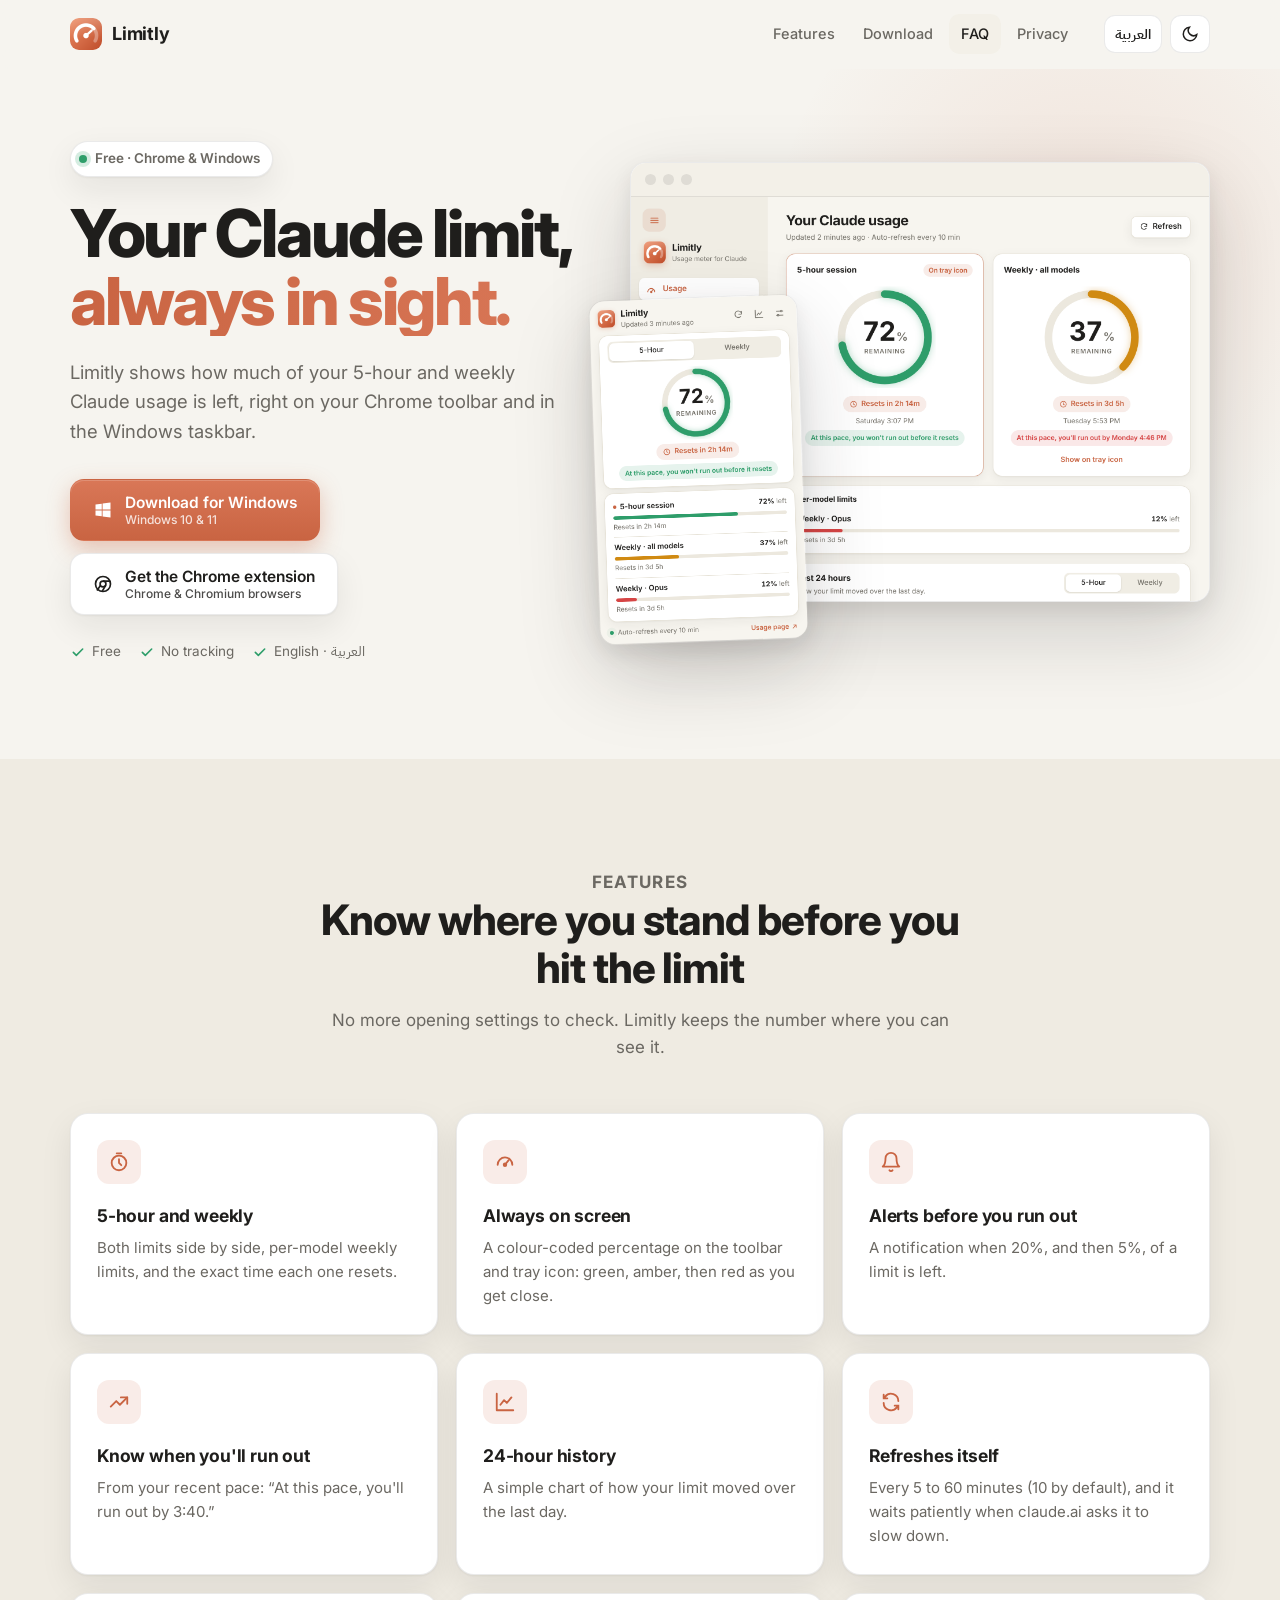
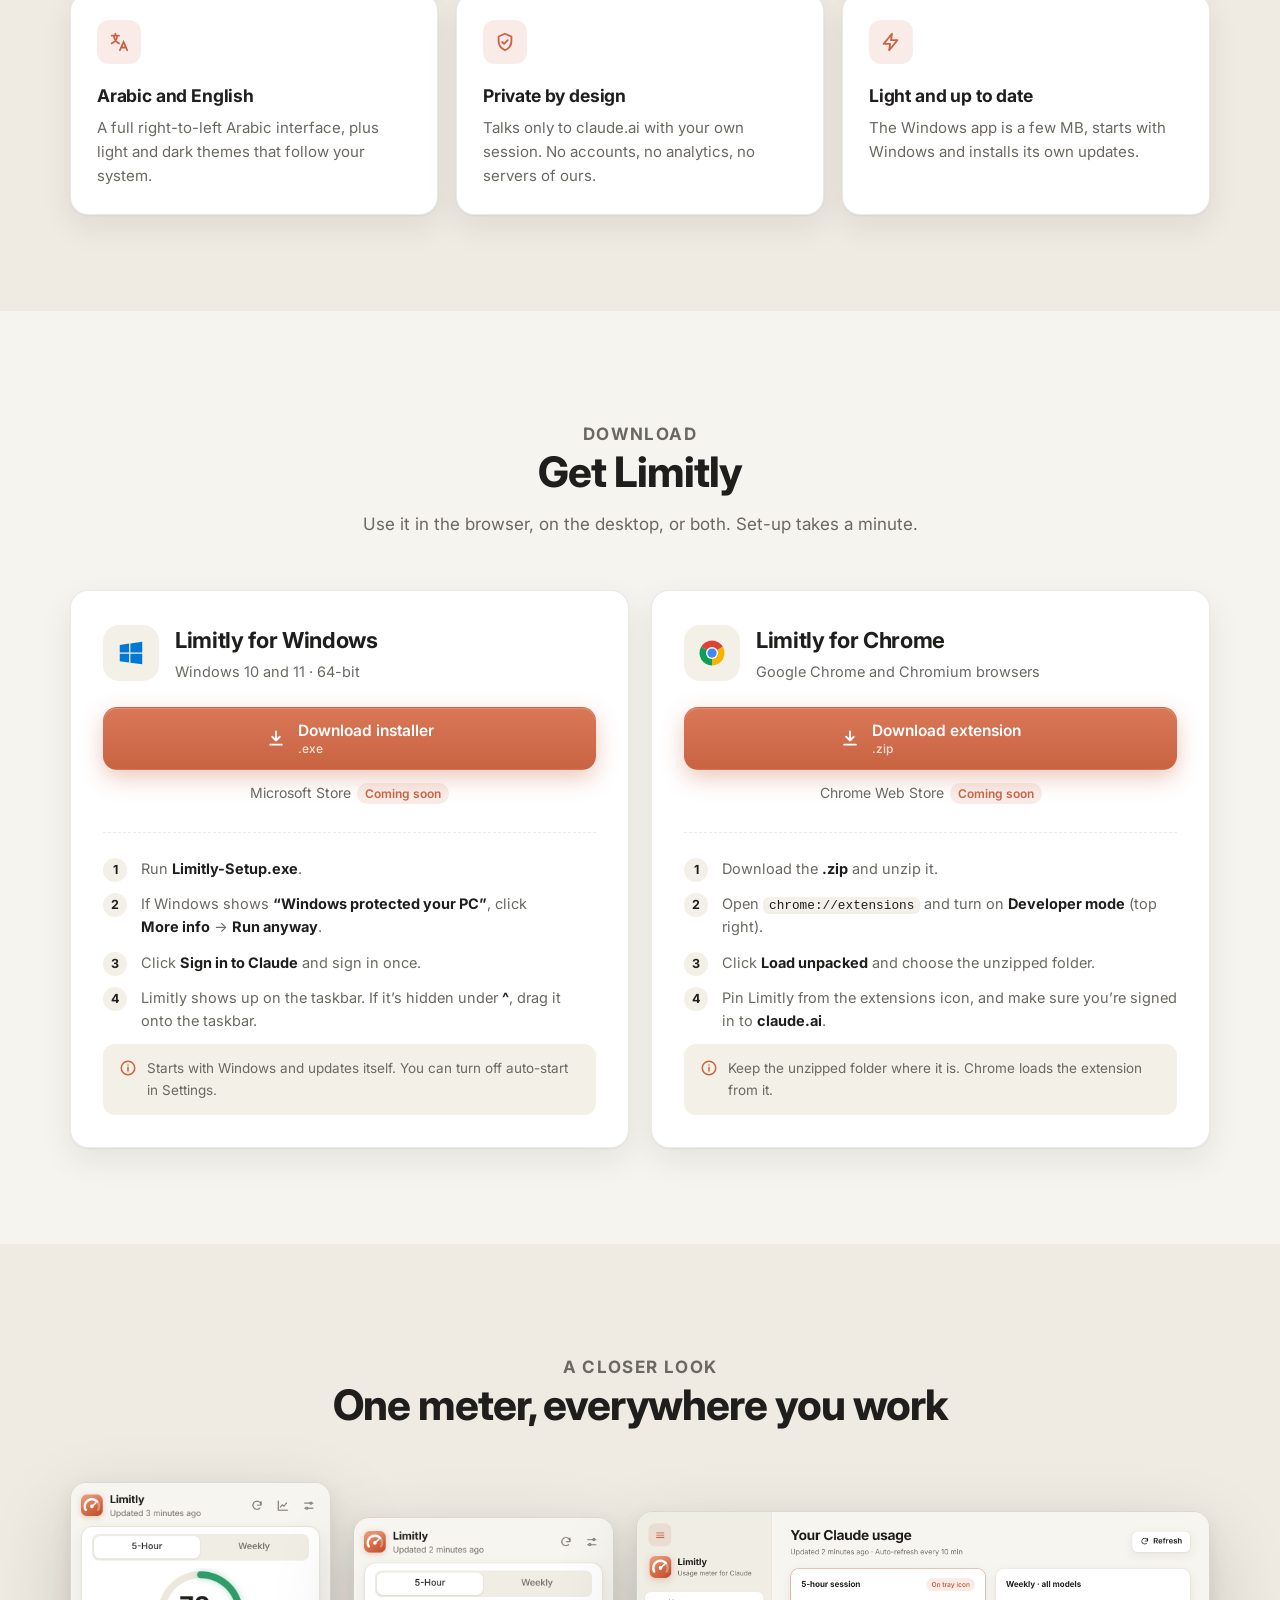
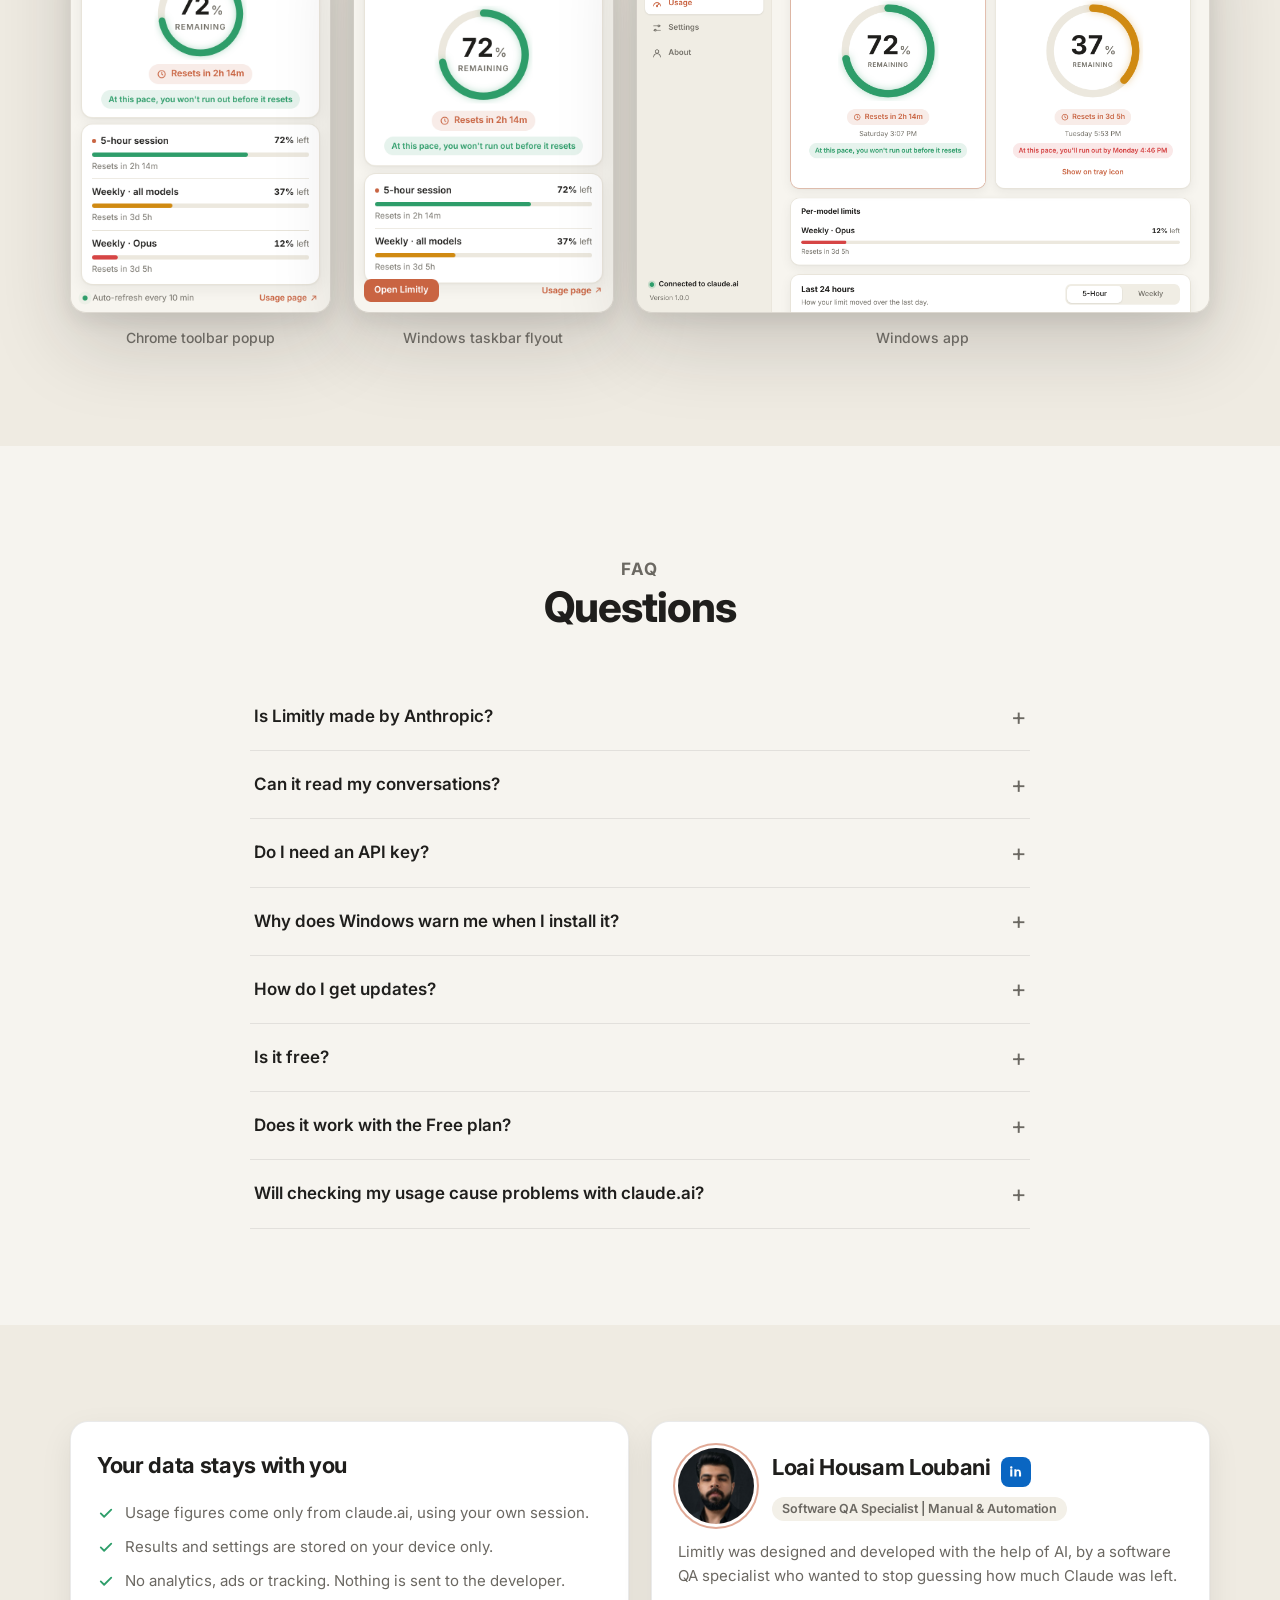
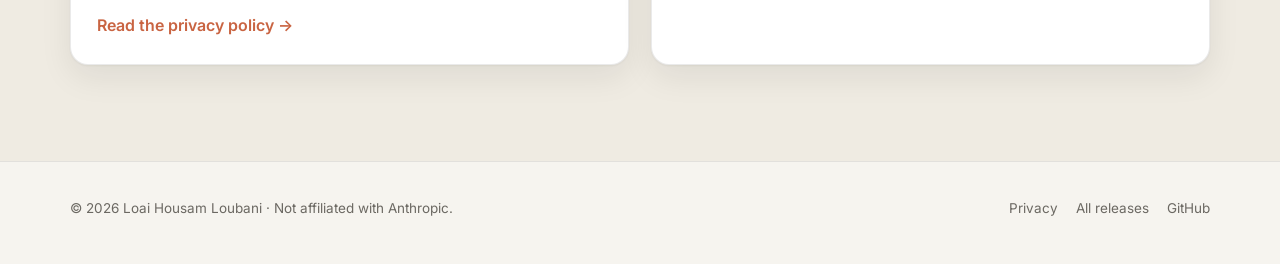
<file: index.html>
<!doctype html>
<html lang="en" dir="ltr">
  <head>
    <meta charset="utf-8" />
    <meta name="viewport" content="width=device-width, initial-scale=1" />
    <title>Limitly – Your Claude limit, always in sight</title>
    <meta
      name="description"
      content="Limitly shows how much of your 5-hour and weekly Claude usage is left, on the Chrome toolbar and in the Windows taskbar. Free, private, English and Arabic."
    />
    <meta property="og:title" content="Limitly – Usage meter for Claude" />
    <meta
      property="og:description"
      content="Your 5-hour and weekly Claude limit on the Chrome toolbar and the Windows taskbar."
    />
    <meta property="og:image" content="https://loailoubani.github.io/Limitly/img/og.png" />
    <meta property="og:type" content="website" />
    <meta name="twitter:card" content="summary_large_image" />
    <link rel="icon" href="img/favicon.png" />
    <script src="theme.js?v=7"></script>
    <link rel="preconnect" href="https://fonts.googleapis.com" />
    <link rel="preconnect" href="https://fonts.gstatic.com" crossorigin />
    <link
      href="https://fonts.googleapis.com/css2?family=IBM+Plex+Sans+Arabic:wght@400;500;600;700&family=Inter:wght@400;500;600;700;800&display=swap"
      rel="stylesheet"
    />
    <link rel="stylesheet" href="style.css?v=7" />
  </head>
  <body data-page="home">
    <header class="top" dir="ltr">
      <div class="wrap">
        <a class="brand" href="#"><img src="img/icon.png" alt="" width="32" height="32" />Limitly</a>
        <nav class="nav" id="nav">
          <a href="#features" data-i18n="navFeatures">Features</a>
          <a href="#download" data-i18n="navDownload">Download</a>
          <a href="#faq" data-i18n="navFaq">FAQ</a>
          <a href="privacy.html" data-i18n="navPrivacy">Privacy</a>
        </nav>
        <div class="tools">
          <button class="icon-btn" id="langBtn" type="button">العربية</button>
          <button class="icon-btn" id="themeBtn" type="button" aria-label="Theme">
            <svg class="only-light" viewBox="0 0 24 24" fill="none" stroke="currentColor" stroke-width="2" stroke-linecap="round"><path d="M21 12.8A9 9 0 1 1 11.2 3a7 7 0 0 0 9.8 9.8Z" /></svg>
            <svg class="only-dark" viewBox="0 0 24 24" fill="none" stroke="currentColor" stroke-width="2" stroke-linecap="round"><circle cx="12" cy="12" r="4" /><path d="M12 2v2M12 20v2M4.9 4.9l1.4 1.4M17.7 17.7l1.4 1.4M2 12h2M20 12h2M4.9 19.1l1.4-1.4M17.7 6.3l1.4-1.4" /></svg>
          </button>
          <button class="icon-btn menu-btn" id="menuBtn" type="button" aria-label="Menu" aria-expanded="false" aria-controls="nav">
            <svg viewBox="0 0 24 24" fill="none" stroke="currentColor" stroke-width="2" stroke-linecap="round"><path d="M4 7h16M4 12h16M4 17h16" /></svg>
          </button>
        </div>
      </div>
      <div class="progress" aria-hidden="true"></div>
    </header>

    <main>
      <section class="hero">
        <div class="wrap">
          <div>
            <p class="eyebrow"><span class="dot"></span><span data-i18n="eyebrow">Free · Chrome &amp; Windows</span></p>
            <h1 data-i18n-html="heroTitle">Your Claude limit, <em>always in sight.</em></h1>
            <p class="lead" data-i18n="heroLead">
              Limitly shows how much of your 5-hour and weekly Claude usage is left, right on your Chrome toolbar and in
              the Windows taskbar.
            </p>
            <div class="cta">
              <a class="btn btn-primary" href="https://github.com/loailoubani/Limitly/releases/latest/download/Limitly-Setup.exe" download>
                <svg viewBox="0 0 24 24" fill="currentColor"><path d="M3 5.5 10.5 4.4v7.1H3V5.5Zm8.5-1.2L21 3v8.5h-9.5V4.3ZM3 12.5h7.5v7.1L3 18.5v-6Zm8.5 0H21V21l-9.5-1.3v-7.2Z" /></svg>
                <span class="btn-label"><span data-i18n="ctaWindows">Download for Windows</span><small class="js-version-line">Windows 10 &amp; 11</small></span>
              </a>
              <a class="btn btn-ghost js-show-steps" href="https://github.com/loailoubani/Limitly/releases/latest/download/Limitly-Chrome.zip" download>
                <svg viewBox="0 0 24 24" fill="none" stroke="currentColor" stroke-width="2"><circle cx="12" cy="12" r="9" /><circle cx="12" cy="12" r="3.5" /><path d="M12 8.5h8.2M9 13.8l-4.3 6M15 13.8l-4 7" /></svg>
                <span class="btn-label"><span data-i18n="ctaChrome">Get the Chrome extension</span><small data-i18n="ctaChromeSub">Chrome &amp; Chromium browsers</small></span>
              </a>
            </div>
            <div class="hero-meta">
              <span><svg viewBox="0 0 24 24" fill="none" stroke="currentColor" stroke-width="2.4" stroke-linecap="round" stroke-linejoin="round"><path d="m5 12.5 4.5 4.5L19 7.5" /></svg><span data-i18n="metaFree">Free</span></span>
              <span><svg viewBox="0 0 24 24" fill="none" stroke="currentColor" stroke-width="2.4" stroke-linecap="round" stroke-linejoin="round"><path d="m5 12.5 4.5 4.5L19 7.5" /></svg><span data-i18n="metaPrivate">No tracking</span></span>
              <span><svg viewBox="0 0 24 24" fill="none" stroke="currentColor" stroke-width="2.4" stroke-linecap="round" stroke-linejoin="round"><path d="m5 12.5 4.5 4.5L19 7.5" /></svg><span>English · العربية</span></span>
            </div>
          </div>

          <div class="shot">
            <div class="shot-window">
              <div class="shot-bar"><i></i><i></i><i></i></div>
              <img data-shot="app" src="img/app-en-light.png" alt="Limitly for Windows" width="1000" height="700" />
            </div>
            <div class="shot-popup">
              <img data-shot="popup" src="img/popup-en-light.png" alt="Limitly in Chrome" width="360" height="599" />
            </div>
          </div>
        </div>
      </section>

      <section id="features" class="alt">
        <div class="wrap">
          <div class="head">
            <p class="kicker" data-i18n="featKicker">Features</p>
            <h2 data-i18n="featTitle">Know where you stand before you hit the limit</h2>
            <p data-i18n="featLead">No more opening settings to check. Limitly keeps the number where you can see it.</p>
          </div>
          <div class="grid">
            <article class="card feature">
              <div class="ico"><svg viewBox="0 0 24 24" fill="none" stroke="currentColor" stroke-width="2" stroke-linecap="round"><circle cx="12" cy="13" r="8" /><path d="M12 9v4l2.5 2.5M9.5 2.5h5" /></svg></div>
              <h3 data-i18n="f1t">5-hour and weekly</h3>
              <p data-i18n="f1d">Both limits side by side, per-model weekly limits, and the exact time each one resets.</p>
            </article>
            <article class="card feature">
              <div class="ico"><svg viewBox="0 0 24 24" fill="none" stroke="currentColor" stroke-width="2" stroke-linecap="round"><path d="M4 15a8 8 0 1 1 16 0" /><path d="m12 15 4-5" /><circle cx="12" cy="15" r="1.4" fill="currentColor" /></svg></div>
              <h3 data-i18n="f2t">Always on screen</h3>
              <p data-i18n="f2d">A colour-coded percentage on the toolbar and tray icon: green, amber, then red as you get close.</p>
            </article>
            <article class="card feature">
              <div class="ico"><svg viewBox="0 0 24 24" fill="none" stroke="currentColor" stroke-width="2" stroke-linecap="round" stroke-linejoin="round"><path d="M6 8a6 6 0 1 1 12 0c0 7 3 9 3 9H3s3-2 3-9" /><path d="M10.3 21a1.94 1.94 0 0 0 3.4 0" /></svg></div>
              <h3 data-i18n="f7t">Alerts before you run out</h3>
              <p data-i18n="f7d">A notification when 20%, and then 5%, of a limit is left.</p>
            </article>
            <article class="card feature">
              <div class="ico"><svg viewBox="0 0 24 24" fill="none" stroke="currentColor" stroke-width="2" stroke-linecap="round" stroke-linejoin="round"><path d="M3 17l6-6 4 4 8-8" /><path d="M14 7h7v7" /></svg></div>
              <h3 data-i18n="f8t">Know when you'll run out</h3>
              <p data-i18n="f8d">From your recent pace: “At this pace, you'll run out by 3:40.”</p>
            </article>
            <article class="card feature">
              <div class="ico"><svg viewBox="0 0 24 24" fill="none" stroke="currentColor" stroke-width="2" stroke-linecap="round" stroke-linejoin="round"><path d="M3 3v18h18" /><path d="m7 15 4-5 3 3 5-6" /></svg></div>
              <h3 data-i18n="f9t">24-hour history</h3>
              <p data-i18n="f9d">A simple chart of how your limit moved over the last day.</p>
            </article>
            <article class="card feature">
              <div class="ico"><svg viewBox="0 0 24 24" fill="none" stroke="currentColor" stroke-width="2" stroke-linecap="round"><path d="M20 11a8 8 0 0 0-14.3-4.9L4 8M4 4v4h4M4 13a8 8 0 0 0 14.3 4.9L20 16m0 4v-4h-4" /></svg></div>
              <h3 data-i18n="f3t">Refreshes itself</h3>
              <p data-i18n="f3d">Every 5 to 60 minutes (10 by default), and it waits patiently when claude.ai asks it to slow down.</p>
            </article>
            <article class="card feature">
              <div class="ico"><svg viewBox="0 0 24 24" fill="none" stroke="currentColor" stroke-width="2" stroke-linecap="round"><path d="M4 5h8M8 3v2m-1.5 0c0 4 2.5 7 5.5 8.5M10 5c0 3.5-2.5 7-6 8.5M13 21l4-9 4 9m-6.8-3h5.6" /></svg></div>
              <h3 data-i18n="f4t">Arabic and English</h3>
              <p data-i18n="f4d">A full right-to-left Arabic interface, plus light and dark themes that follow your system.</p>
            </article>
            <article class="card feature">
              <div class="ico"><svg viewBox="0 0 24 24" fill="none" stroke="currentColor" stroke-width="2" stroke-linecap="round" stroke-linejoin="round"><path d="M12 3 5 6v5c0 4.5 3 8.3 7 10 4-1.7 7-5.5 7-10V6l-7-3Z" /><path d="m9 12 2 2 4-4" /></svg></div>
              <h3 data-i18n="f5t">Private by design</h3>
              <p data-i18n="f5d">Talks only to claude.ai with your own session. No accounts, no analytics, no servers of ours.</p>
            </article>
            <article class="card feature">
              <div class="ico"><svg viewBox="0 0 24 24" fill="none" stroke="currentColor" stroke-width="2" stroke-linecap="round" stroke-linejoin="round"><path d="M13 3 4 14h7l-1 7 9-11h-7l1-7Z" /></svg></div>
              <h3 data-i18n="f6t">Light and up to date</h3>
              <p data-i18n="f6d">The Windows app is a few MB, starts with Windows and installs its own updates.</p>
            </article>
          </div>
        </div>
      </section>

      <section id="download">
        <div class="wrap">
          <div class="head">
            <p class="kicker" data-i18n="dlKicker">Download</p>
            <h2 data-i18n="dlTitle">Get Limitly</h2>
            <p data-i18n="dlLead">Use it in the browser, on the desktop, or both. Set-up takes a minute.</p>
          </div>

          <div class="downloads">
            <article class="card dl">
              <div class="dl-head">
                <div class="platform">
                  <svg viewBox="0 0 24 24"><path fill="#0078d4" d="M3 5.5 10.5 4.4v7.1H3V5.5Zm8.5-1.2L21 3v8.5h-9.5V4.3ZM3 12.5h7.5v7.1L3 18.5v-6Zm8.5 0H21V21l-9.5-1.3v-7.2Z" /></svg>
                </div>
                <div>
                  <h3 data-i18n="winTitle">Limitly for Windows</h3>
                  <p data-i18n="winSub">Windows 10 and 11 · 64-bit</p>
                </div>
              </div>
              <a class="btn btn-primary" href="https://github.com/loailoubani/Limitly/releases/latest/download/Limitly-Setup.exe" download>
                <svg viewBox="0 0 24 24" fill="none" stroke="currentColor" stroke-width="2.2" stroke-linecap="round" stroke-linejoin="round"><path d="M12 4v11m0 0-4.5-4.5M12 15l4.5-4.5M5 20h14" /></svg>
                <span class="btn-label"><span data-i18n="winBtn">Download installer</span><small class="js-size" data-asset="setup">.exe</small></span>
              </a>
              <span class="alt-link"><span data-i18n="msStore">Microsoft Store</span><span class="badge-soon" data-i18n="soon">Coming soon</span></span>
              <ol class="steps">
                <li data-i18n-html="win1">Run <b>Limitly-Setup.exe</b>.</li>
                <li data-i18n-html="win2">If Windows shows <b>“Windows protected your PC”</b>, click <b>More info</b> → <b>Run anyway</b>.</li>
                <li data-i18n-html="win3">Click <b>Sign in to Claude</b> and sign in once.</li>
                <li data-i18n-html="win4">Limitly shows up on the taskbar. If it’s hidden under <b>^</b>, drag it onto the taskbar.</li>
              </ol>
              <div class="note">
                <svg viewBox="0 0 24 24" fill="none" stroke="currentColor" stroke-width="2" stroke-linecap="round"><circle cx="12" cy="12" r="9" /><path d="M12 11v5M12 8h.01" /></svg>
                <span data-i18n="winNote">Starts with Windows and updates itself. You can turn off auto-start in Settings.</span>
              </div>
            </article>

            <article class="card dl">
              <div class="dl-head">
                <div class="platform">
                  <svg viewBox="0 0 24 24"><path fill="#db4437" d="M12 12 3.34 7A10 10 0 0 1 20.66 7Z" /><path fill="#f4b400" d="M12 12 20.66 7A10 10 0 0 1 12 22Z" /><path fill="#0f9d58" d="M12 12 12 22A10 10 0 0 1 3.34 7Z" /><circle cx="12" cy="12" r="4.8" fill="#fff" /><circle cx="12" cy="12" r="3.7" fill="#4285f4" /></svg>
                </div>
                <div>
                  <h3 data-i18n="crTitle">Limitly for Chrome</h3>
                  <p data-i18n="crSub">Google Chrome and Chromium browsers</p>
                </div>
              </div>
              <a class="btn btn-primary" href="https://github.com/loailoubani/Limitly/releases/latest/download/Limitly-Chrome.zip" download>
                <svg viewBox="0 0 24 24" fill="none" stroke="currentColor" stroke-width="2.2" stroke-linecap="round" stroke-linejoin="round"><path d="M12 4v11m0 0-4.5-4.5M12 15l4.5-4.5M5 20h14" /></svg>
                <span class="btn-label"><span data-i18n="crBtn">Download extension</span><small class="js-size" data-asset="chrome">.zip</small></span>
              </a>
              <a class="alt-link js-store" href="#" target="_blank" rel="noopener" hidden data-i18n="crStoreBtn">Add to Chrome</a>
              <span class="alt-link js-store-soon"><span data-i18n="crStore">Chrome Web Store</span><span class="badge-soon" data-i18n="soon">Coming soon</span></span>
              <ol class="steps">
                <li data-i18n-html="cr1">Download the <b>.zip</b> and unzip it.</li>
                <li data-i18n-html="cr2">Open <code>chrome://extensions</code> and turn on <b>Developer mode</b> (top right).</li>
                <li data-i18n-html="cr3">Click <b>Load unpacked</b> and choose the unzipped folder.</li>
                <li data-i18n-html="cr4">Pin Limitly from the extensions icon, and make sure you’re signed in to <b>claude.ai</b>.</li>
              </ol>
              <div class="note">
                <svg viewBox="0 0 24 24" fill="none" stroke="currentColor" stroke-width="2" stroke-linecap="round"><circle cx="12" cy="12" r="9" /><path d="M12 11v5M12 8h.01" /></svg>
                <span data-i18n="crNote">Keep the unzipped folder where it is. Chrome loads the extension from it.</span>
              </div>
            </article>
          </div>
        </div>
      </section>

      <section class="alt">
        <div class="wrap">
          <div class="head">
            <p class="kicker" data-i18n="galKicker">A closer look</p>
            <h2 data-i18n="galTitle">One meter, everywhere you work</h2>
          </div>
          <div class="gallery">
            <figure>
              <img data-shot="popup" src="img/popup-en-light.png" alt="" loading="lazy" width="360" height="599" />
              <figcaption data-i18n="gal1">Chrome toolbar popup</figcaption>
            </figure>
            <figure>
              <img data-shot="flyout" src="img/flyout-en-light.png" alt="" loading="lazy" width="360" height="548" />
              <figcaption data-i18n="gal2">Windows taskbar flyout</figcaption>
            </figure>
            <figure>
              <img data-shot="app" src="img/app-en-light.png" alt="" loading="lazy" width="1000" height="700" />
              <figcaption data-i18n="gal3">Windows app</figcaption>
            </figure>
          </div>
        </div>
      </section>

      <section id="faq">
        <div class="wrap">
          <div class="head">
            <p class="kicker" data-i18n="faqKicker">FAQ</p>
            <h2 data-i18n="faqTitle">Questions</h2>
          </div>
          <div class="faq">
            <details>
              <summary data-i18n="q1">Is Limitly made by Anthropic?</summary>
              <p data-i18n="a1">No. Limitly is an independent project and is not affiliated with or endorsed by Anthropic.</p>
            </details>
            <details>
              <summary data-i18n="q2">Can it read my conversations?</summary>
              <p data-i18n="a2">No. It only asks claude.ai for the usage figures you can already see on claude.ai’s usage page. It never opens your chats, files or prompts.</p>
            </details>
            <details>
              <summary data-i18n="q3">Do I need an API key?</summary>
              <p data-i18n="a3">No. Limitly uses your normal claude.ai sign-in. In Chrome it uses your browser session; on Windows you sign in once inside the app.</p>
            </details>
            <details>
              <summary data-i18n="q4">Why does Windows warn me when I install it?</summary>
              <p data-i18n="a4">The app isn’t signed with a paid code-signing certificate yet, so SmartScreen doesn’t recognise it. Every release is built automatically by GitHub Actions and checked before it is published.</p>
            </details>
            <details>
              <summary data-i18n="q5">How do I get updates?</summary>
              <p data-i18n="a5">The Windows app checks for new versions and installs them for you. For the Chrome extension, download the new .zip and replace the folder, then click reload on chrome://extensions.</p>
            </details>
            <details>
              <summary data-i18n="q6">Is it free?</summary>
              <p data-i18n="a6">Yes, completely free, with no ads and no accounts.</p>
            </details>
            <details>
              <summary data-i18n="q7">Does it work with the Free plan?</summary>
              <p data-i18n="a7">Not yet. claude.ai doesn't show usage limits for Free accounts, so there is nothing to read. Limitly says so clearly instead of showing an error. It works with paid plans such as Pro and Max.</p>
            </details>
            <details>
              <summary data-i18n="q8">Will checking my usage cause problems with claude.ai?</summary>
              <p data-i18n="a8">No. Limitly checks every 10 minutes by default and never more than once every 30 seconds. If claude.ai asks it to slow down, it waits exactly as long as asked, backs off further if needed, and keeps showing your last numbers meanwhile.</p>
            </details>
          </div>
        </div>
      </section>

      <section class="alt">
        <div class="wrap duo">
          <article class="card privacy">
            <h3 data-i18n="privTitle">Your data stays with you</h3>
            <ul>
              <li><svg viewBox="0 0 24 24" fill="none" stroke="currentColor" stroke-width="2.4" stroke-linecap="round" stroke-linejoin="round"><path d="m5 12.5 4.5 4.5L19 7.5" /></svg><span data-i18n="priv1">Usage figures come only from claude.ai, using your own session.</span></li>
              <li><svg viewBox="0 0 24 24" fill="none" stroke="currentColor" stroke-width="2.4" stroke-linecap="round" stroke-linejoin="round"><path d="m5 12.5 4.5 4.5L19 7.5" /></svg><span data-i18n="priv2">Results and settings are stored on your device only.</span></li>
              <li><svg viewBox="0 0 24 24" fill="none" stroke="currentColor" stroke-width="2.4" stroke-linecap="round" stroke-linejoin="round"><path d="m5 12.5 4.5 4.5L19 7.5" /></svg><span data-i18n="priv3">No analytics, ads or tracking. Nothing is sent to the developer.</span></li>
            </ul>
            <a class="text-link" href="privacy.html" data-i18n="privLink">Read the privacy policy →</a>
          </article>
          <article class="card author">
            <div class="author-row">
              <img src="img/author.jpg" alt="" width="76" height="76" />
              <div>
                <div class="author-name">
                  <h3 data-i18n="authorName">Loai Housam Loubani</h3>
                  <a class="linkedin" href="https://www.linkedin.com/in/loai-loubani-925aba2ba" target="_blank" rel="noopener" aria-label="LinkedIn">
                    <svg viewBox="0 0 24 24" aria-hidden="true"><path d="M6.94 8.5H3.56V20h3.38V8.5ZM5.25 3.5a1.96 1.96 0 1 0 0 3.92 1.96 1.96 0 0 0 0-3.92ZM20.44 13.4c0-3.1-1.66-4.54-3.87-4.54-1.78 0-2.58.98-3.03 1.67V8.5h-3.38V20h3.38v-6.42c0-.34.02-.69.13-.93.27-.69.89-1.4 1.94-1.4 1.37 0 1.92 1.05 1.92 2.58V20h3.38v-6.6Z" /></svg>
                  </a>
                </div>
                <span class="role" dir="ltr">Software QA Specialist | Manual &amp; Automation</span>
              </div>
            </div>
            <p data-i18n="authorText">Limitly was designed and developed with the help of AI, by a software QA specialist who wanted to stop guessing how much Claude was left.</p>
          </article>
        </div>
      </section>
    </main>

    <button class="to-top" id="toTop" type="button" aria-label="Back to top">
      <svg viewBox="0 0 24 24" fill="none" stroke="currentColor" stroke-width="2.2" stroke-linecap="round" stroke-linejoin="round"><path d="M12 19V5m0 0-6 6m6-6 6 6" /></svg>
    </button>

    <footer>
      <div class="wrap">
        <span>© 2026 <span data-i18n="authorName">Loai Housam Loubani</span> · <span data-i18n="disclaimer">Not affiliated with Anthropic.</span></span>
        <nav>
          <a href="privacy.html" data-i18n="navPrivacy">Privacy</a>
          <a href="https://github.com/loailoubani/Limitly/releases" data-i18n="relAll">All releases</a>
          <a href="https://github.com/loailoubani/Limitly">GitHub</a>
        </nav>
      </div>
    </footer>

    <script src="main.js?v=7"></script>
  </body>
</html>
</file>
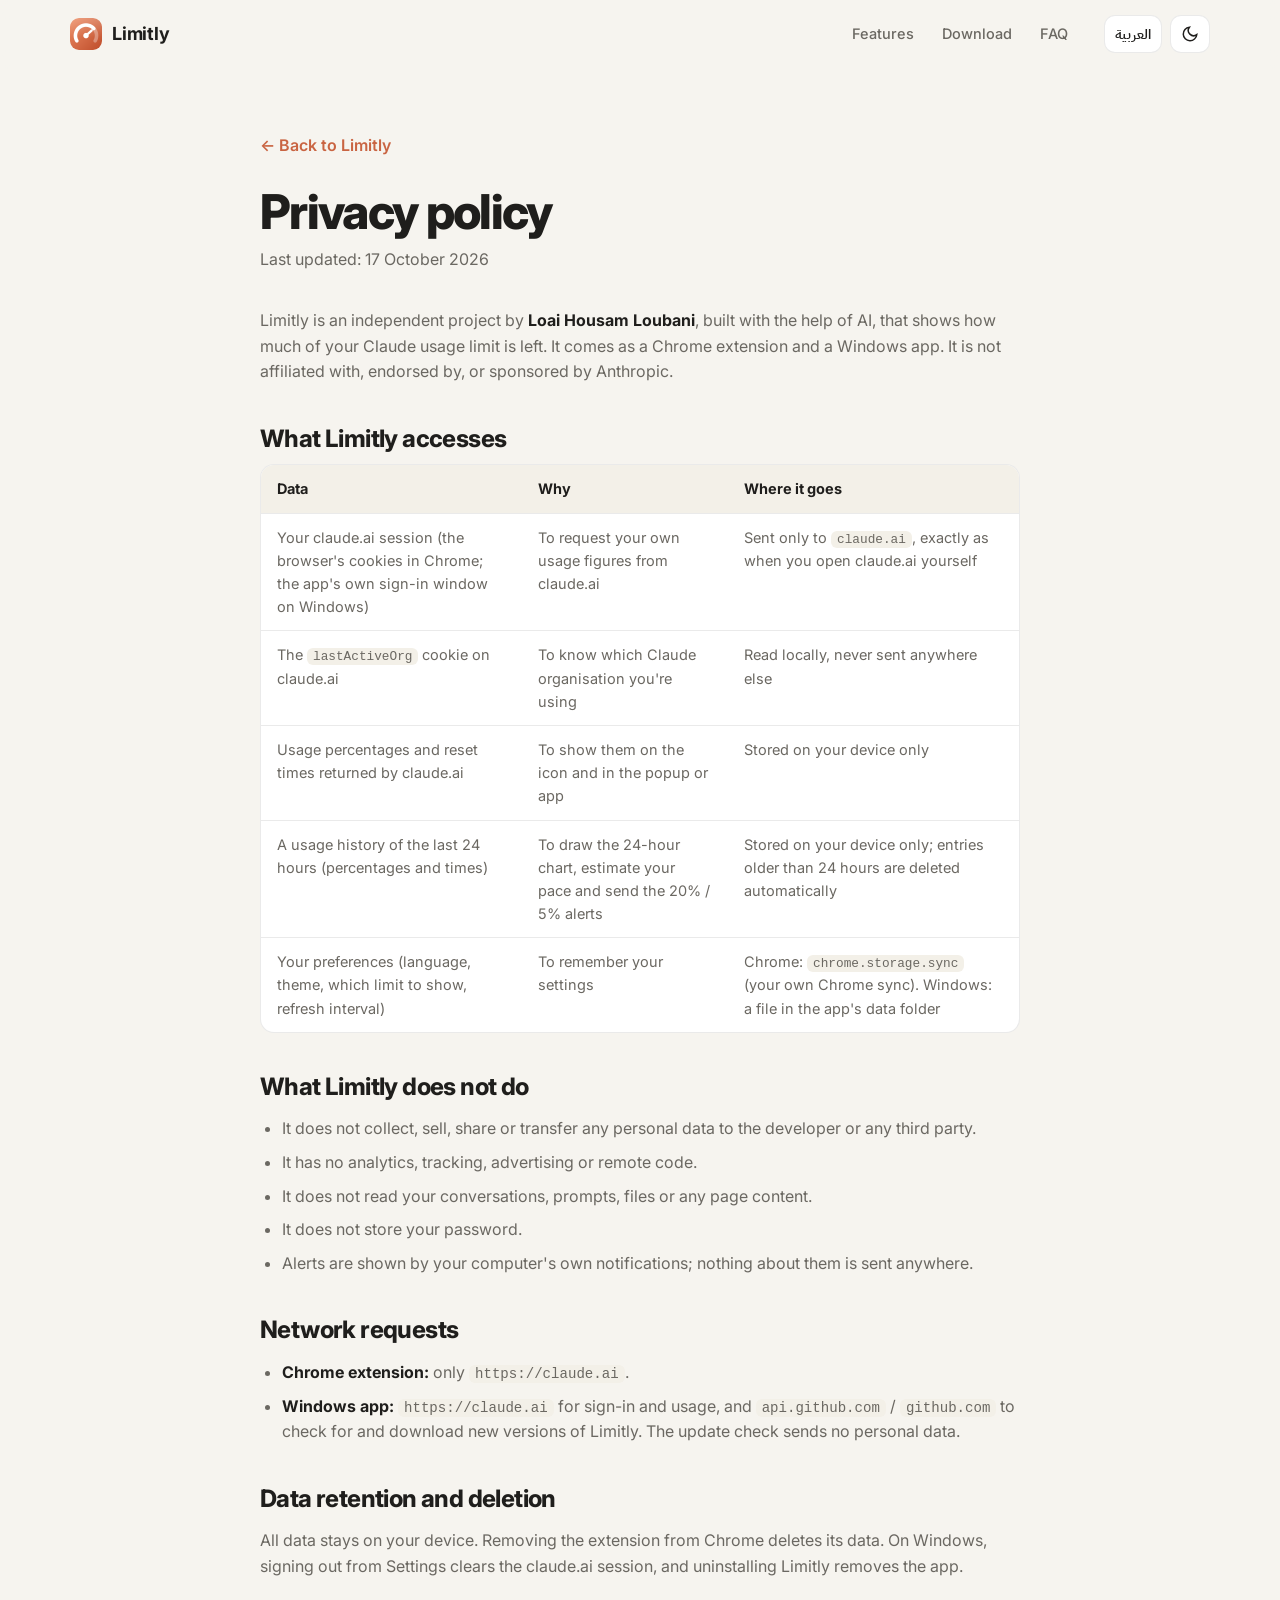
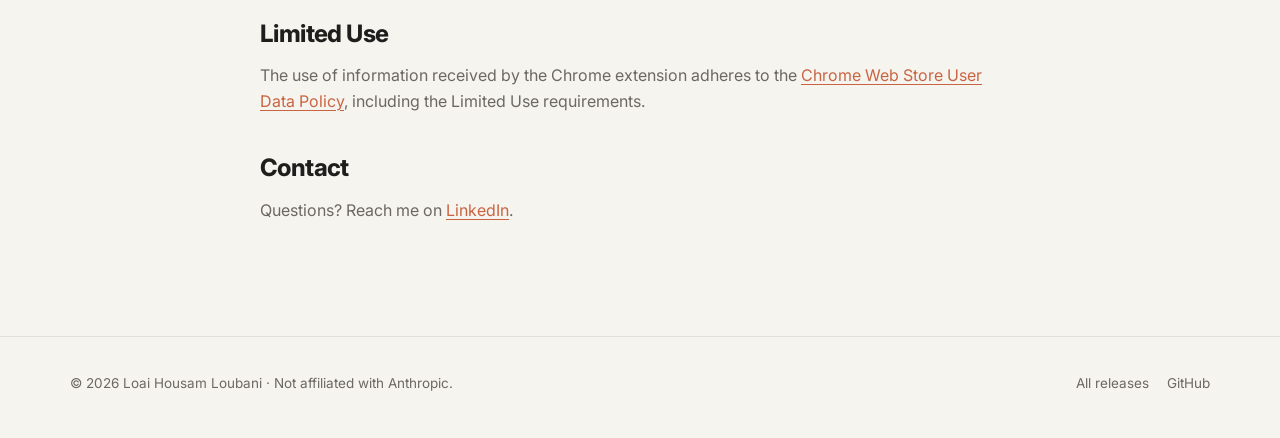
<file: privacy.html>
<!doctype html>
<html lang="en" dir="ltr">
  <head>
    <meta charset="utf-8" />
    <meta name="viewport" content="width=device-width, initial-scale=1" />
    <title>Privacy policy – Limitly</title>
    <meta name="description" content="How Limitly for Chrome and Limitly for Windows handle your data." />
    <link rel="icon" href="img/favicon.png" />
    <script src="theme.js?v=7"></script>
    <link rel="preconnect" href="https://fonts.googleapis.com" />
    <link rel="preconnect" href="https://fonts.gstatic.com" crossorigin />
    <link
      href="https://fonts.googleapis.com/css2?family=IBM+Plex+Sans+Arabic:wght@400;500;600;700&family=Inter:wght@400;500;600;700;800&display=swap"
      rel="stylesheet"
    />
    <link rel="stylesheet" href="style.css?v=7" />
  </head>
  <body data-page="privacy">
    <header class="top" dir="ltr">
      <div class="wrap">
        <a class="brand" href="./"><img src="img/icon.png" alt="" width="32" height="32" />Limitly</a>
        <nav class="nav" id="nav">
          <a href="./#features" data-i18n="navFeatures">Features</a>
          <a href="./#download" data-i18n="navDownload">Download</a>
          <a href="./#faq" data-i18n="navFaq">FAQ</a>
        </nav>
        <div class="tools">
          <button class="icon-btn" id="langBtn" type="button">العربية</button>
          <button class="icon-btn" id="themeBtn" type="button" aria-label="Theme">
            <svg class="only-light" viewBox="0 0 24 24" fill="none" stroke="currentColor" stroke-width="2" stroke-linecap="round"><path d="M21 12.8A9 9 0 1 1 11.2 3a7 7 0 0 0 9.8 9.8Z" /></svg>
            <svg class="only-dark" viewBox="0 0 24 24" fill="none" stroke="currentColor" stroke-width="2" stroke-linecap="round"><circle cx="12" cy="12" r="4" /><path d="M12 2v2M12 20v2M4.9 4.9l1.4 1.4M17.7 17.7l1.4 1.4M2 12h2M20 12h2M4.9 19.1l1.4-1.4M17.7 6.3l1.4-1.4" /></svg>
          </button>
          <button class="icon-btn menu-btn" id="menuBtn" type="button" aria-label="Menu" aria-expanded="false" aria-controls="nav">
            <svg viewBox="0 0 24 24" fill="none" stroke="currentColor" stroke-width="2" stroke-linecap="round"><path d="M4 7h16M4 12h16M4 17h16" /></svg>
          </button>
        </div>
      </div>
      <div class="progress" aria-hidden="true"></div>
    </header>

    <main class="wrap doc">
      <a class="back" href="./" data-i18n="back">← Back to Limitly</a>

      <article data-lang="en">
        <h1>Privacy policy</h1>
        <p class="updated">Last updated: 17 October 2026</p>

        <p>
          Limitly is an independent project by <strong>Loai Housam Loubani</strong>, built with the help of AI, that shows how much of your Claude
          usage limit is left. It comes as a Chrome extension and a Windows app. It is not affiliated with, endorsed by,
          or sponsored by Anthropic.
        </p>

        <h2>What Limitly accesses</h2>
        <div class="table">
          <table>
            <tr><th>Data</th><th>Why</th><th>Where it goes</th></tr>
            <tr>
              <td>Your claude.ai session (the browser's cookies in Chrome; the app's own sign-in window on Windows)</td>
              <td>To request your own usage figures from claude.ai</td>
              <td>Sent only to <code>claude.ai</code>, exactly as when you open claude.ai yourself</td>
            </tr>
            <tr>
              <td>The <code>lastActiveOrg</code> cookie on claude.ai</td>
              <td>To know which Claude organisation you're using</td>
              <td>Read locally, never sent anywhere else</td>
            </tr>
            <tr>
              <td>Usage percentages and reset times returned by claude.ai</td>
              <td>To show them on the icon and in the popup or app</td>
              <td>Stored on your device only</td>
            </tr>
            <tr>
              <td>A usage history of the last 24 hours (percentages and times)</td>
              <td>To draw the 24-hour chart, estimate your pace and send the 20% / 5% alerts</td>
              <td>Stored on your device only; entries older than 24 hours are deleted automatically</td>
            </tr>
            <tr>
              <td>Your preferences (language, theme, which limit to show, refresh interval)</td>
              <td>To remember your settings</td>
              <td>Chrome: <code>chrome.storage.sync</code> (your own Chrome sync). Windows: a file in the app's data folder</td>
            </tr>
          </table>
        </div>

        <h2>What Limitly does not do</h2>
        <ul>
          <li>It does not collect, sell, share or transfer any personal data to the developer or any third party.</li>
          <li>It has no analytics, tracking, advertising or remote code.</li>
          <li>It does not read your conversations, prompts, files or any page content.</li>
          <li>It does not store your password.</li>
          <li>Alerts are shown by your computer's own notifications; nothing about them is sent anywhere.</li>
        </ul>

        <h2>Network requests</h2>
        <ul>
          <li><strong>Chrome extension:</strong> only <code>https://claude.ai</code>.</li>
          <li>
            <strong>Windows app:</strong> <code>https://claude.ai</code> for sign-in and usage, and
            <code>api.github.com</code> / <code>github.com</code> to check for and download new versions of Limitly. The
            update check sends no personal data.
          </li>
        </ul>

        <h2>Data retention and deletion</h2>
        <p>
          All data stays on your device. Removing the extension from Chrome deletes its data. On Windows, signing out
          from Settings clears the claude.ai session, and uninstalling Limitly removes the app.
        </p>

        <h2>Limited Use</h2>
        <p>
          The use of information received by the Chrome extension adheres to the
          <a href="https://developer.chrome.com/docs/webstore/program-policies/user-data-faq">Chrome Web Store User Data Policy</a>,
          including the Limited Use requirements.
        </p>

        <h2>Contact</h2>
        <p>
          Questions? Reach me on <a href="https://www.linkedin.com/in/loai-loubani-925aba2ba">LinkedIn</a>.
        </p>
      </article>

      <article data-lang="ar">
        <h1>سياسة الخصوصية</h1>
        <p class="updated">آخر تحديث: 17 تشرين الأول 2026</p>

        <p>
          Limitly مشروع مستقل من تطوير <strong>لؤي حسام لوباني</strong> بمساعدة الذكاء الاصطناعي لعرض ما تبقّى من حدّ استخدام Claude، ويتوفر كإضافة
          Chrome وكتطبيق Windows. وهو غير تابع لشركة Anthropic ولا معتمد أو مموَّل منها.
        </p>

        <h2>ما الذي يصل إليه Limitly</h2>
        <div class="table">
          <table>
            <tr><th>البيانات</th><th>السبب</th><th>أين تذهب</th></tr>
            <tr>
              <td>جلستك في claude.ai (ملفات تعريف الارتباط في Chrome، ونافذة تسجيل الدخول الخاصة بالتطبيق في Windows)</td>
              <td>لطلب أرقام استخدامك من claude.ai</td>
              <td>تُرسل إلى <code>claude.ai</code> فقط، تماماً كما عند فتحك للموقع بنفسك</td>
            </tr>
            <tr>
              <td>ملف <code>lastActiveOrg</code> في claude.ai</td>
              <td>لمعرفة مؤسسة Claude التي تستخدمها</td>
              <td>يُقرأ محلياً ولا يُرسل إلى أي مكان آخر</td>
            </tr>
            <tr>
              <td>نسب الاستخدام وأوقات التجدّد التي يعيدها claude.ai</td>
              <td>لعرضها على الأيقونة وفي النافذة أو التطبيق</td>
              <td>تُحفظ على جهازك فقط</td>
            </tr>
            <tr>
              <td>سجل استخدام لآخر 24 ساعة (نسب وأوقات)</td>
              <td>لرسم مخطط آخر 24 ساعة، وتقدير معدل استخدامك، وإرسال تنبيهات 20% و 5%</td>
              <td>يُحفظ على جهازك فقط، وتُحذف القيود الأقدم من 24 ساعة تلقائياً</td>
            </tr>
            <tr>
              <td>تفضيلاتك (اللغة، المظهر، الحد المعروض، فترة التحديث)</td>
              <td>لتذكّر إعداداتك</td>
              <td>Chrome: ضمن مزامنة Chrome في حسابك. Windows: ملف في مجلد بيانات التطبيق</td>
            </tr>
          </table>
        </div>

        <h2>ما لا يفعله Limitly</h2>
        <ul>
          <li>لا يجمع أي بيانات شخصية ولا يبيعها ولا يشاركها مع المطوّر أو أي طرف ثالث.</li>
          <li>لا يحتوي على إحصاءات أو تتبّع أو إعلانات أو كود عن بُعد.</li>
          <li>لا يقرأ محادثاتك أو رسائلك أو ملفاتك أو محتوى الصفحات.</li>
          <li>لا يحفظ كلمة السر.</li>
          <li>التنبيهات تظهر عبر إشعارات جهازك نفسه، ولا يُرسل عنها أي شيء إلى أي مكان.</li>
        </ul>

        <h2>الاتصالات بالشبكة</h2>
        <ul>
          <li><strong>إضافة Chrome:</strong> <code>https://claude.ai</code> فقط.</li>
          <li>
            <strong>تطبيق Windows:</strong> <code>https://claude.ai</code> لتسجيل الدخول وجلب الاستخدام، و
            <code>api.github.com</code> / <code>github.com</code> للتحقق من إصدارات Limitly الجديدة وتحميلها. التحقق من
            التحديثات لا يرسل أي بيانات شخصية.
          </li>
        </ul>

        <h2>الاحتفاظ بالبيانات وحذفها</h2>
        <p>
          كل البيانات تبقى على جهازك. حذف الإضافة من Chrome يحذف بياناتها. وفي Windows، تسجيل الخروج من الإعدادات يمسح جلسة
          claude.ai، وإلغاء تثبيت Limitly يزيل التطبيق.
        </p>

        <h2>الاستخدام المحدود</h2>
        <p>
          يلتزم استخدام إضافة Chrome للمعلومات التي تتلقاها بـ
          <a href="https://developer.chrome.com/docs/webstore/program-policies/user-data-faq">سياسة بيانات المستخدم في متجر Chrome</a>،
          بما في ذلك متطلبات الاستخدام المحدود.
        </p>

        <h2>التواصل</h2>
        <p>
          لأي سؤال: تواصل معي عبر <a href="https://www.linkedin.com/in/loai-loubani-925aba2ba">LinkedIn</a>.
        </p>
      </article>
    </main>

    <button class="to-top" id="toTop" type="button" aria-label="Back to top">
      <svg viewBox="0 0 24 24" fill="none" stroke="currentColor" stroke-width="2.2" stroke-linecap="round" stroke-linejoin="round"><path d="M12 19V5m0 0-6 6m6-6 6 6" /></svg>
    </button>

    <footer>
      <div class="wrap">
        <span>© 2026 <span data-i18n="authorName">Loai Housam Loubani</span> · <span data-i18n="disclaimer">Not affiliated with Anthropic.</span></span>
        <nav>
          <a href="https://github.com/loailoubani/Limitly/releases" data-i18n="relAll">All releases</a>
          <a href="https://github.com/loailoubani/Limitly">GitHub</a>
        </nav>
      </div>
    </footer>

    <script src="main.js?v=7"></script>
  </body>
</html>
</file>
<file: style.css>
:root {
  --bg: #f6f4ef;
  --bg-2: #efebe2;
  --surface: #ffffff;
  --surface-2: #f3f0e8;
  --border: rgba(31, 30, 28, 0.09);
  --text: #1f1e1c;
  --muted: #6b6862;
  --accent: #c96442;
  --accent-2: #d97757;
  --accent-soft: rgba(201, 100, 66, 0.12);
  --green: #2e9e6a;
  --shadow: 0 1px 2px rgba(31, 30, 28, 0.05), 0 12px 32px rgba(31, 30, 28, 0.08);
  --shadow-lg: 0 30px 80px rgba(31, 30, 28, 0.18), 0 8px 20px rgba(31, 30, 28, 0.08);
  --radius: 18px;
  --font: 'Inter', 'IBM Plex Sans Arabic', 'Segoe UI', system-ui, sans-serif;
  color-scheme: light;
}

:root[data-theme='dark'] {
  --bg: #1a1918;
  --bg-2: #211f1d;
  --surface: #262523;
  --surface-2: #2e2c29;
  --border: rgba(255, 255, 255, 0.08);
  --text: #f3f1ec;
  --muted: #a39f97;
  --accent-soft: rgba(217, 119, 87, 0.16);
  --shadow: 0 1px 2px rgba(0, 0, 0, 0.3), 0 12px 32px rgba(0, 0, 0, 0.25);
  --shadow-lg: 0 30px 80px rgba(0, 0, 0, 0.5), 0 8px 20px rgba(0, 0, 0, 0.3);
  color-scheme: dark;
}

:lang(ar) {
  --font: 'IBM Plex Sans Arabic', 'Inter', 'Segoe UI', Tahoma, system-ui, sans-serif;
}

*,
*::before,
*::after {
  box-sizing: border-box;
}

html {
  scroll-behavior: smooth;
  scroll-padding-top: 84px;
  scrollbar-width: thin;
  scrollbar-color: color-mix(in srgb, var(--muted) 45%, transparent) transparent;
  -webkit-text-size-adjust: 100%;
}

::-webkit-scrollbar {
  width: 10px;
}

::-webkit-scrollbar-thumb {
  border: 3px solid var(--bg);
  border-radius: 999px;
  background: color-mix(in srgb, var(--muted) 45%, transparent);
}

::-webkit-scrollbar-thumb:hover {
  background: var(--muted);
}

::selection {
  background: color-mix(in srgb, var(--accent) 28%, transparent);
}

body {
  margin: 0;
  background: var(--bg);
  color: var(--text);
  font-family: var(--font);
  font-size: 16px;
  line-height: 1.6;
  -webkit-font-smoothing: antialiased;
  overflow-x: hidden;
}

[hidden] {
  display: none !important;
}

img {
  display: block;
  max-width: 100%;
  height: auto;
}

a {
  color: inherit;
}

.wrap {
  width: min(1140px, 100% - 32px);
  margin-inline: auto;
}

.only-dark,
:root[data-theme='dark'] .only-light {
  display: none;
}

:root[data-theme='dark'] .only-dark {
  display: block;
}

/* ---- Header ---- */

.top {
  position: sticky;
  top: 0;
  z-index: 10;
  background: color-mix(in srgb, var(--bg) 82%, transparent);
  backdrop-filter: saturate(1.4) blur(14px);
  border-bottom: 1px solid transparent;
  transition: border-color 0.2s;
}

.top.scrolled {
  border-bottom-color: var(--border);
}

.top .wrap {
  display: flex;
  align-items: center;
  gap: 24px;
  height: 68px;
}

.brand {
  display: flex;
  align-items: center;
  gap: 10px;
  font-weight: 700;
  font-size: 18px;
  text-decoration: none;
  letter-spacing: -0.01em;
}

.brand img {
  width: 32px;
  height: 32px;
  border-radius: 9px;
}

.nav {
  display: flex;
  gap: 4px;
  margin-inline-start: auto;
}

.nav a {
  padding: 8px 12px;
  border-radius: 10px;
  color: var(--muted);
  font-size: 14.5px;
  font-weight: 500;
  text-decoration: none;
  transition: color 0.15s, background 0.15s;
}

.nav a:hover {
  color: var(--text);
  background: var(--surface-2);
}

.tools {
  display: flex;
  gap: 8px;
}

.icon-btn {
  display: inline-flex;
  align-items: center;
  justify-content: center;
  gap: 6px;
  height: 38px;
  min-width: 38px;
  padding: 0 10px;
  border: 1px solid var(--border);
  border-radius: 11px;
  background: var(--surface);
  color: var(--text);
  font: 600 13.5px var(--font);
  cursor: pointer;
  transition: background 0.15s, transform 0.15s;
}

.icon-btn:hover {
  background: var(--surface-2);
}

.icon-btn svg {
  width: 18px;
  height: 18px;
}

#langBtn {
  font-family: 'IBM Plex Sans Arabic', 'Inter', sans-serif;
}

:lang(ar) #langBtn {
  font-family: 'Inter', sans-serif;
}

/* ---- Buttons ---- */

.btn {
  display: inline-flex;
  align-items: center;
  gap: 12px;
  padding: 13px 22px;
  border: 1px solid transparent;
  border-radius: 14px;
  font: 600 15.5px var(--font);
  text-decoration: none;
  cursor: pointer;
  transition: transform 0.15s, box-shadow 0.15s, background 0.15s, filter 0.15s;
}

.btn svg {
  flex: none;
  width: 20px;
  height: 20px;
}

.btn small {
  display: block;
  font-size: 12px;
  font-weight: 500;
  opacity: 0.8;
}

.btn-label {
  display: flex;
  flex-direction: column;
  line-height: 1.25;
  text-align: start;
}

.btn-primary {
  background: linear-gradient(180deg, var(--accent-2), var(--accent));
  color: #fff;
  box-shadow: 0 8px 22px rgba(201, 100, 66, 0.35), inset 0 1px 0 rgba(255, 255, 255, 0.18);
}

.btn-primary:hover {
  filter: brightness(1.06);
  transform: translateY(-1px);
}

.btn-ghost {
  background: var(--surface);
  border-color: var(--border);
  color: var(--text);
  box-shadow: var(--shadow);
}

.btn-ghost:hover {
  transform: translateY(-1px);
  background: var(--surface-2);
}

/* ---- Hero ---- */

.hero {
  position: relative;
  padding: 72px 0 96px;
  overflow: hidden;
}

.hero::before {
  content: '';
  position: absolute;
  inset: -40% -20% auto auto;
  width: 900px;
  height: 900px;
  background: radial-gradient(closest-side, var(--accent-soft), transparent 70%);
  pointer-events: none;
}

:root[dir='rtl'] .hero::before {
  inset: -40% auto auto -20%;
}

.hero .wrap {
  position: relative;
  display: grid;
  grid-template-columns: 1fr 1.15fr;
  align-items: center;
  gap: 56px;
}

.eyebrow {
  display: inline-flex;
  align-items: center;
  gap: 8px;
  margin: 0 0 22px;
  padding: 6px 12px 6px 8px;
  border: 1px solid var(--border);
  border-radius: 999px;
  background: var(--surface);
  color: var(--muted);
  font-size: 13.5px;
  font-weight: 600;
  box-shadow: var(--shadow);
}

:root[dir='rtl'] .eyebrow {
  padding: 6px 8px 6px 12px;
}

.eyebrow .dot {
  width: 8px;
  height: 8px;
  border-radius: 50%;
  background: var(--green);
  box-shadow: 0 0 0 4px color-mix(in srgb, var(--green) 20%, transparent);
}

h1 {
  margin: 0;
  font-size: clamp(34px, 5.6vw, 66px);
  line-height: 1.04;
  letter-spacing: -0.035em;
  font-weight: 800;
}

:lang(ar) h1 {
  line-height: 1.25;
  letter-spacing: 0;
}

h1 em {
  display: block;
  font-style: normal;
  background: linear-gradient(90deg, var(--accent), var(--accent-2));
  -webkit-background-clip: text;
  background-clip: text;
  color: transparent;
}

.lead {
  max-width: 520px;
  margin: 22px 0 32px;
  color: var(--muted);
  font-size: 18.5px;
  line-height: 1.6;
}

.cta {
  display: flex;
  flex-wrap: wrap;
  gap: 12px;
}

.hero-meta {
  display: flex;
  flex-wrap: wrap;
  gap: 18px;
  margin-top: 26px;
  color: var(--muted);
  font-size: 13.5px;
}

.hero-meta span {
  display: inline-flex;
  align-items: center;
  gap: 6px;
}

.hero-meta svg {
  width: 16px;
  height: 16px;
  color: var(--green);
}

.shot {
  position: relative;
  padding-bottom: 40px;
}

.shot-window {
  overflow: hidden;
  border: 1px solid var(--border);
  border-radius: 16px;
  background: var(--surface);
  box-shadow: var(--shadow-lg);
}

.shot-bar {
  display: flex;
  gap: 7px;
  padding: 11px 14px;
  border-bottom: 1px solid var(--border);
  background: var(--surface-2);
}

.shot-bar i {
  width: 11px;
  height: 11px;
  border-radius: 50%;
  background: var(--border);
}

.shot-popup {
  position: absolute;
  bottom: 0;
  inset-inline-start: -36px;
  width: 36%;
  overflow: hidden;
  border: 1px solid var(--border);
  border-radius: 16px;
  box-shadow: var(--shadow-lg);
  transform: rotate(-2deg);
}

:root[dir='rtl'] .shot-popup {
  transform: rotate(2deg);
}

/* ---- Sections ---- */

section {
  padding: 96px 0;
}

.alt {
  background: var(--bg-2);
}

.head {
  max-width: 640px;
  margin: 0 auto 52px;
  text-align: center;
}

.kicker {
  margin: 0 0 10px;
  color: var(--accent);
  font-size: 13px;
  font-weight: 700;
  letter-spacing: 0.08em;
  text-transform: uppercase;
}

:lang(ar) .kicker {
  letter-spacing: 0;
}

h2 {
  margin: 0;
  font-size: clamp(30px, 3.6vw, 42px);
  line-height: 1.15;
  letter-spacing: -0.025em;
  font-weight: 750;
}

:lang(ar) h2 {
  line-height: 1.35;
  letter-spacing: 0;
}

.head p {
  margin: 14px 0 0;
  color: var(--muted);
  font-size: 17px;
}

/* Features */

.grid {
  display: grid;
  grid-template-columns: repeat(3, 1fr);
  gap: 18px;
}

.card {
  padding: 26px;
  border: 1px solid var(--border);
  border-radius: var(--radius);
  background: var(--surface);
  box-shadow: var(--shadow);
}

.feature .ico {
  display: grid;
  place-items: center;
  width: 44px;
  height: 44px;
  margin-bottom: 18px;
  border-radius: 12px;
  background: var(--accent-soft);
  color: var(--accent);
}

.feature .ico svg {
  width: 22px;
  height: 22px;
}

.feature h3 {
  margin: 0 0 6px;
  font-size: 17.5px;
  letter-spacing: -0.01em;
}

.feature p {
  margin: 0;
  color: var(--muted);
  font-size: 15px;
}

/* Download */

.downloads {
  display: grid;
  grid-template-columns: 1fr 1fr;
  gap: 22px;
}

.dl {
  display: flex;
  flex-direction: column;
  padding: 32px;
}

.dl-head {
  display: flex;
  align-items: center;
  gap: 16px;
  margin-bottom: 24px;
}

.platform {
  display: grid;
  flex: none;
  place-items: center;
  width: 56px;
  height: 56px;
  border-radius: 16px;
  background: var(--surface-2);
}

.platform svg {
  width: 30px;
  height: 30px;
}

.dl h3 {
  margin: 0;
  font-size: 22px;
  letter-spacing: -0.015em;
}

.dl-head p {
  margin: 2px 0 0;
  color: var(--muted);
  font-size: 14.5px;
}

.dl .btn {
  justify-content: center;
  width: 100%;
}

.alt-link {
  display: block;
  margin-top: 12px;
  color: var(--muted);
  font-size: 14px;
  text-align: center;
  text-underline-offset: 3px;
}

.alt-link:hover {
  color: var(--text);
}

.badge-soon {
  display: inline-block;
  margin-inline-start: 6px;
  padding: 1px 8px;
  border-radius: 999px;
  background: var(--accent-soft);
  color: var(--accent);
  font-size: 12px;
  font-weight: 600;
}

.steps {
  counter-reset: step;
  margin: 28px 0 0;
  padding: 24px 0 0;
  border-top: 1px dashed var(--border);
  list-style: none;
}

.steps-title {
  margin: 0 0 14px;
  font-size: 14px;
  font-weight: 700;
}

.steps li {
  position: relative;
  margin-bottom: 12px;
  padding-inline-start: 38px;
  color: var(--muted);
  font-size: 14.5px;
}

.steps li::before {
  counter-increment: step;
  content: counter(step);
  position: absolute;
  top: 1px;
  inset-inline-start: 0;
  display: grid;
  place-items: center;
  width: 24px;
  height: 24px;
  border-radius: 50%;
  background: var(--surface-2);
  color: var(--text);
  font-size: 12.5px;
  font-weight: 700;
}

.steps b,
.steps code {
  color: var(--text);
  unicode-bidi: isolate;
  white-space: nowrap;
}

code {
  padding: 1px 6px;
  border-radius: 6px;
  background: var(--surface-2);
  font: 500 0.88em ui-monospace, 'Cascadia Code', Consolas, monospace;
  direction: ltr;
  unicode-bidi: isolate;
}

.note {
  display: flex;
  gap: 10px;
  margin-top: auto;
  padding: 14px 16px;
  border-radius: 12px;
  background: var(--surface-2);
  color: var(--muted);
  font-size: 13.5px;
}

.note svg {
  flex: none;
  width: 18px;
  height: 18px;
  margin-top: 1px;
  color: var(--accent);
}

/* Gallery */

.gallery {
  display: grid;
  grid-template-columns: 1fr 1fr 2.2fr;
  align-items: end;
  gap: 22px;
}

.gallery figure {
  margin: 0;
}

.gallery img {
  width: 100%;
  border: 1px solid var(--border);
  border-radius: 16px;
  box-shadow: var(--shadow-lg);
}

.gallery figcaption {
  margin-top: 14px;
  color: var(--muted);
  font-size: 14px;
  font-weight: 500;
  text-align: center;
}

/* FAQ */

.faq {
  max-width: 780px;
  margin-inline: auto;
}

.faq details {
  border-bottom: 1px solid var(--border);
}

.faq summary {
  display: flex;
  align-items: center;
  justify-content: space-between;
  gap: 16px;
  padding: 20px 4px;
  font-size: 17px;
  font-weight: 600;
  list-style: none;
  cursor: pointer;
}

.faq summary::-webkit-details-marker {
  display: none;
}

.faq summary::after {
  content: '+';
  flex: none;
  color: var(--muted);
  font-size: 24px;
  font-weight: 400;
  line-height: 1;
  transition: transform 0.2s;
}

.faq details[open] summary::after {
  transform: rotate(45deg);
}

.faq details p {
  margin: -4px 4px 22px;
  color: var(--muted);
}

/* Privacy + author */

.duo {
  display: grid;
  grid-template-columns: 1fr 1fr;
  gap: 22px;
}

.privacy h3,
.author h3 {
  margin: 0 0 8px;
  font-size: 22px;
  letter-spacing: -0.015em;
}

.privacy ul {
  margin: 18px 0 20px;
  padding: 0;
  list-style: none;
}

.privacy li {
  display: flex;
  gap: 10px;
  margin-bottom: 10px;
  color: var(--muted);
  font-size: 15px;
}

.privacy li svg {
  flex: none;
  width: 18px;
  height: 18px;
  margin-top: 3px;
  color: var(--green);
}

.text-link {
  color: var(--accent);
  font-weight: 600;
  text-decoration: none;
}

.text-link:hover {
  text-decoration: underline;
}

.author {
  display: flex;
  flex-direction: column;
  align-items: flex-start;
}

.author-row {
  display: flex;
  align-items: center;
  gap: 18px;
  margin-bottom: 16px;
}

.author-row img {
  width: 76px;
  height: 76px;
  border-radius: 50%;
  object-fit: cover;
  box-shadow: 0 0 0 3px var(--surface), 0 0 0 5px color-mix(in srgb, var(--accent) 55%, transparent);
}

.author-name {
  display: flex;
  align-items: center;
  gap: 10px;
}

.author .role {
  display: inline-block;
  margin-top: 4px;
  padding: 2px 10px;
  border-radius: 999px;
  background: var(--surface-2);
  color: var(--muted);
  font-size: 12.5px;
  font-weight: 600;
}

.author p {
  margin: 0;
  color: var(--muted);
  font-size: 15px;
}

.linkedin {
  display: grid;
  place-items: center;
  width: 30px;
  height: 30px;
  border-radius: 8px;
  background: #0a66c2;
  color: #fff;
  transition: filter 0.15s, transform 0.15s;
}

.linkedin:hover {
  filter: brightness(1.1);
  transform: translateY(-1px);
}

.linkedin svg {
  width: 15px;
  height: 15px;
  fill: currentColor;
}

/* Footer */

footer {
  padding: 36px 0 44px;
  border-top: 1px solid var(--border);
  color: var(--muted);
  font-size: 13.5px;
}

footer .wrap {
  display: flex;
  flex-wrap: wrap;
  align-items: center;
  justify-content: space-between;
  gap: 16px;
}

footer nav {
  display: flex;
  gap: 18px;
}

footer a {
  text-decoration: none;
}

footer a:hover {
  color: var(--text);
}

/* Privacy page */

:root[lang='ar'] [data-lang='en'],
:root[lang='en'] [data-lang='ar'] {
  display: none;
}

.back {
  display: inline-block;
  margin-bottom: 28px;
  color: var(--accent);
  font-weight: 600;
  text-decoration: none;
}

.doc {
  max-width: 760px;
  padding: 64px 0 96px;
}

.doc h1 {
  font-size: clamp(34px, 4.4vw, 48px);
}

.doc .updated {
  margin: 10px 0 36px;
  color: var(--muted);
}

.doc h2 {
  margin: 40px 0 12px;
  font-size: 24px;
}

.doc p,
.doc li {
  color: var(--muted);
}

.doc ul {
  padding-inline-start: 22px;
}

.doc li {
  margin-bottom: 8px;
}

.doc strong {
  color: var(--text);
}

.table {
  overflow-x: auto;
  border: 1px solid var(--border);
  border-radius: 14px;
  background: var(--surface);
}

.table table {
  width: 100%;
  border-collapse: collapse;
  font-size: 14.5px;
}

.table th,
.table td {
  padding: 12px 16px;
  border-bottom: 1px solid var(--border);
  text-align: start;
  vertical-align: top;
}

.table th {
  background: var(--surface-2);
  font-weight: 700;
}

.table tr:last-child td {
  border-bottom: 0;
}

.table td {
  color: var(--muted);
}

/* ---- Scrolling ---- */

.progress {
  position: absolute;
  inset: auto 0 -1px 0;
  height: 2px;
  background: linear-gradient(90deg, var(--accent), var(--accent-2));
  transform: scaleX(var(--progress, 0));
  transform-origin: left;
}

.nav a.active {
  color: var(--text);
  background: var(--surface-2);
}

.menu-btn {
  display: none;
}

.to-top {
  position: fixed;
  z-index: 9;
  inset-inline-end: 22px;
  bottom: 22px;
  display: grid;
  place-items: center;
  width: 46px;
  height: 46px;
  border: 1px solid var(--border);
  border-radius: 50%;
  background: var(--surface);
  color: var(--text);
  box-shadow: var(--shadow);
  cursor: pointer;
  opacity: 0;
  pointer-events: none;
  transform: translateY(12px);
  transition: opacity 0.25s, transform 0.25s, background 0.15s;
}

.to-top.show {
  opacity: 1;
  pointer-events: auto;
  transform: none;
}

.to-top:hover {
  background: var(--surface-2);
}

.to-top svg {
  width: 20px;
  height: 20px;
}

/* Sections slide in as they scroll into view (only with JS, see theme.js). */
.js .reveal {
  opacity: 0;
  transform: translateY(28px);
  transition:
    opacity 0.7s cubic-bezier(0.2, 0.7, 0.2, 1) var(--delay, 0ms),
    transform 0.7s cubic-bezier(0.2, 0.7, 0.2, 1) var(--delay, 0ms);
}

.js .reveal.in {
  opacity: 1;
  transform: none;
}

/* ---- Responsive ---- */

@media (min-width: 1600px) {
  .wrap {
    width: min(1280px, 100% - 64px);
  }
}

@media (max-width: 1100px) {
  .hero .wrap {
    gap: 40px;
  }

  .downloads,
  .duo {
    gap: 18px;
  }
}

@media (max-width: 980px) {
  .hero .wrap {
    grid-template-columns: 1fr;
    gap: 48px;
  }

  .shot {
    width: 100%;
    max-width: 720px;
    margin-inline: auto;
    padding-inline-start: 36px;
  }

  .shot-popup {
    inset-inline-start: 0;
  }

  .grid {
    grid-template-columns: 1fr 1fr;
  }

  .downloads,
  .duo {
    grid-template-columns: 1fr;
  }

  .gallery {
    grid-template-columns: 1fr 1fr;
  }

  .gallery figure:last-child {
    grid-column: 1 / -1;
  }

  section {
    padding: 80px 0;
  }
}

@media (max-width: 720px) {
  .top .wrap {
    gap: 12px;
    height: 62px;
  }

  .menu-btn {
    display: inline-flex;
  }

  .nav {
    position: absolute;
    top: calc(100% + 8px);
    left: 16px;
    right: 16px;
    flex-direction: column;
    gap: 2px;
    margin: 0;
    padding: 8px;
    border: 1px solid var(--border);
    border-radius: 16px;
    background: var(--surface);
    box-shadow: var(--shadow-lg);
    opacity: 0;
    pointer-events: none;
    transform: translateY(-8px);
    transition: opacity 0.2s, transform 0.2s;
  }

  .nav.open {
    opacity: 1;
    pointer-events: auto;
    transform: none;
  }

  .nav a {
    padding: 12px 14px;
    font-size: 16px;
  }

  :lang(ar) .nav a {
    text-align: right;
  }

  .tools {
    margin-inline-start: auto;
  }

  .hero {
    padding: 40px 0 60px;
  }

  section {
    padding: 64px 0;
  }

  .head {
    margin-bottom: 36px;
  }

  .lead {
    font-size: 17px;
  }

  .grid {
    grid-template-columns: 1fr;
  }

  .cta .btn {
    flex: 1 1 100%;
    justify-content: center;
  }

  .dl {
    padding: 24px;
  }

  .shot {
    padding-inline-start: 18px;
  }

  .shot-popup {
    width: 40%;
  }

  .table table {
    font-size: 13.5px;
  }

  .table th,
  .table td {
    padding: 10px 12px;
  }

  .faq summary {
    font-size: 16px;
  }

  footer .wrap {
    flex-direction: column;
    text-align: center;
  }

  .to-top {
    inset-inline-end: 16px;
    bottom: 16px;
  }
}

@media (max-width: 420px) {
  .brand {
    font-size: 17px;
  }

  .icon-btn {
    height: 36px;
    min-width: 36px;
    padding: 0 8px;
  }

  .eyebrow {
    font-size: 12.5px;
  }

  .btn {
    padding: 12px 16px;
    font-size: 15px;
  }

  .card {
    padding: 20px;
  }

  .dl {
    padding: 20px;
  }

  .dl-head {
    gap: 12px;
  }

  .platform {
    width: 48px;
    height: 48px;
  }

  .dl h3,
  .privacy h3,
  .author h3 {
    font-size: 19px;
  }

  .author-row {
    flex-wrap: wrap;
  }

  .steps li {
    padding-inline-start: 34px;
  }

  .steps b {
    white-space: normal;
  }

  .gallery {
    gap: 14px;
  }
}

@media (prefers-reduced-motion: reduce) {
  html {
    scroll-behavior: auto;
  }

  * {
    transition: none !important;
  }

  .js .reveal {
    opacity: 1;
    transform: none;
  }
}

.doc a:not(.back) {
  color: var(--accent);
  text-underline-offset: 3px;
}
</file>
